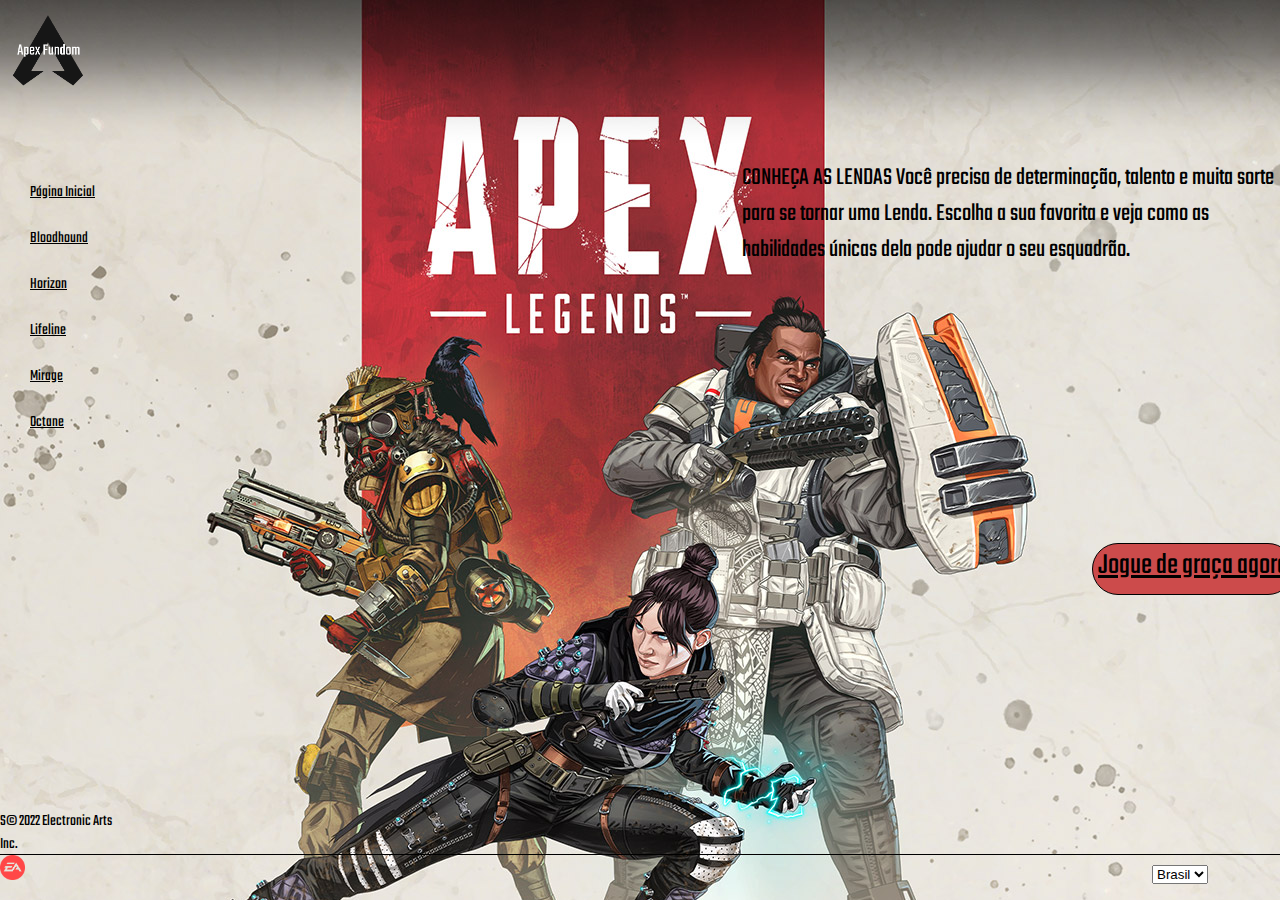
<file: index.html>
<!DOCTYPE html>
<html lang="pt-br">
<head>
    <meta charset="UTF-8">
    <meta http-equiv="X-UA-Compatible" content="IE=edge">
    <meta name="viewport" content="width=device-width, initial-scale=1.0">
    <link href="css/style.css" rel="stylesheet" type="text/css">
    <link href="https://fonts.googleapis.com/css2?family=Teko:wght@300&display=swap" rel="stylesheet">
    <title>Apex Legends</title>
</head>
<body>
    <div class="wrapper1">
        <div class="indice1">
            <div class="logo">
                <img src="imagens/logo.png" height="100" width="100">    
            </div>
        </div>
        <div class="indice"><br><br>
            <a href="index.html" class="corindice">Página Inicial</a><br><br>
            <a href="Bloodhound.html" class="corindice">Bloodhound</a><br><br>
            <a href="Horizon.html" class="corindice">Horizon</a><br><br>
            <a href="Lifeline.html" class="corindice">Lifeline</a><br><br>
            <a href="Mirage.html" class="corindice">Mirage</a><br><br>
            <a href="Octane.html" class="corindice">Octane</a><br><br>


        </div>
        <div class="historia">
            <div id="textarea2">
                <p>CONHEÇA AS LENDAS
Você precisa de determinação, talento e muita sorte para se tornar uma Lenda. Escolha a sua favorita e veja como as habilidades únicas dela pode ajudar o seu esquadrão.</p>
            </div>
            <div id="divbotao">
                <a href="https://www.origin.com/bra/pt-br/store/apex/apex" class="corindice">Jogue de graça agora</a>
            </div>
        </div>
            <div class="rodape">
                <div class="logoea">
                    <img src="imagens/EA.png" height="25" width="25">
                </div>  
                    <div id="textea">
                        S© 2022 Electronic Arts Inc.
                    </div>
                        <div id="país">
                            <select name="UF">
                                <option value="BR">Brasil</option>
                            </select>
                        </div>
            </div>
    </div>
</body>
</html>
</file>
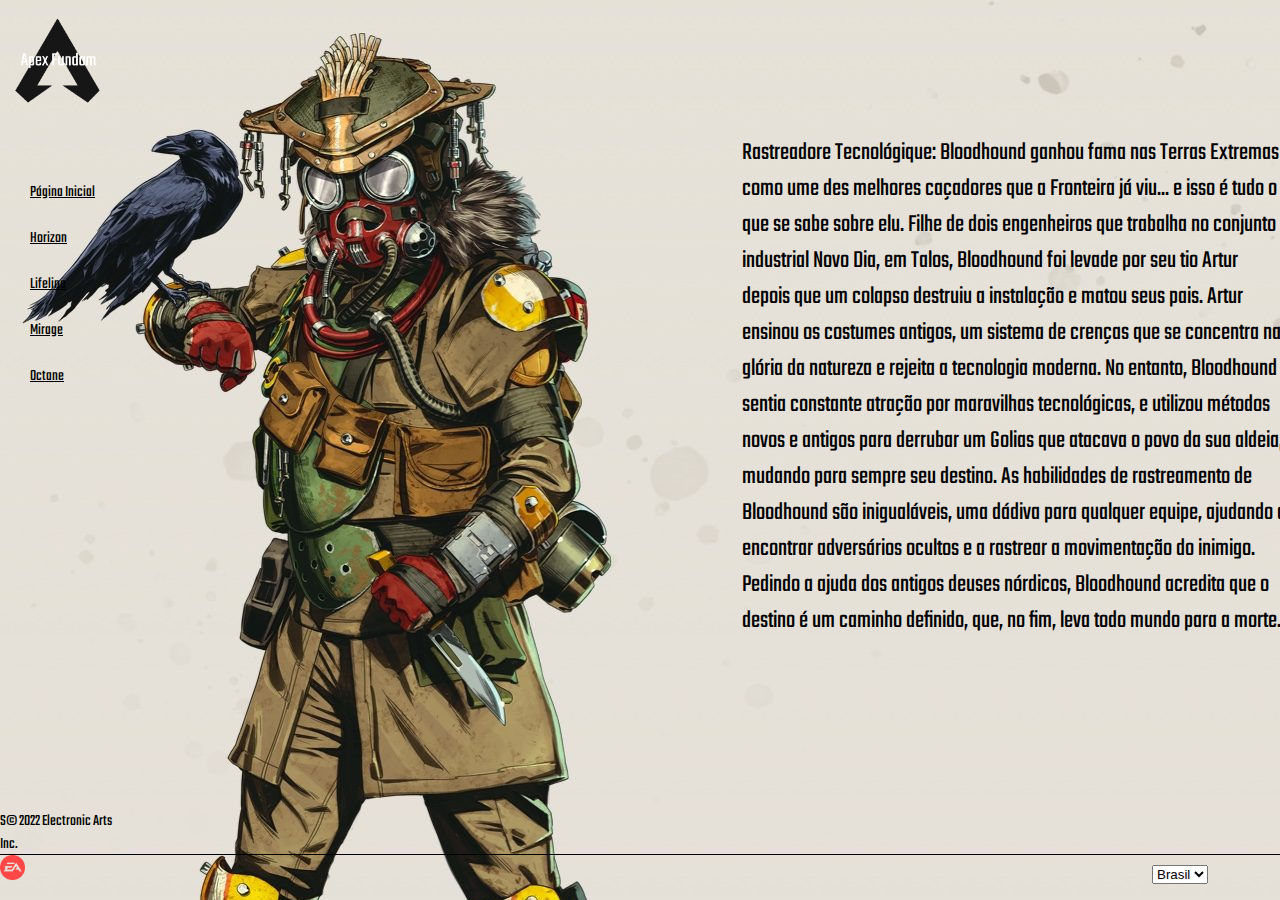
<file: Bloodhound.html>
<!DOCTYPE html>
<html lang="pt-br">
<head>
    <meta charset="UTF-8">
    <meta http-equiv="X-UA-Compatible" content="IE=edge">
    <meta name="viewport" content="width=device-width, initial-scale=1.0">
    <link href="css/style.css" rel="stylesheet" type="text/css">
    <link href="https://fonts.googleapis.com/css2?family=Teko:wght@300&display=swap" rel="stylesheet">
    <title>Bloodhound</title>
</head>
<body>
    <div class="wrapper2">
        <div class="indice1">
            <div class="logo">
                <img src="imagens/logo.png" height="120" width="120"> 
            </div>
        </div>
        <div class="indice"><br><br>
            <a href="index.html" class="corindice">Página Inicial</a><br><br>
            <a href="Horizon.html" class="corindice">Horizon</a><br><br>
            <a href="Lifeline.html" class="corindice">Lifeline</a><br><br>
            <a href="Mirage.html" class="corindice">Mirage</a><br><br>
            <a href="Octane.html" class="corindice">Octane</a><br><br>

        </div>
        <div class="historia">
            <div id="textarea2">
                Rastreadore Tecnológique:
Bloodhound ganhou fama nas Terras Extremas como ume des melhores caçadores que a Fronteira já viu... e isso é tudo o que se sabe sobre elu. Filhe de dois engenheiros que trabalha no conjunto industrial Novo Dia, em Talos, Bloodhound foi levade por seu tio Artur depois que um colapso destruiu a instalação e matou seus pais. Artur ensinou os costumes antigos, um sistema de crenças que se concentra na glória da natureza e rejeita a tecnologia moderna. No entanto, Bloodhound sentia constante atração por maravilhas tecnológicas, e utilizou métodos novos e antigos para derrubar um Golias que atacava o povo da sua aldeia, mudando para sempre seu destino.

As habilidades de rastreamento de Bloodhound são inigualáveis, uma dádiva para qualquer equipe, ajudando a encontrar adversários ocultos e a rastrear a movimentação do inimigo. Pedindo a ajuda dos antigos deuses nórdicos, Bloodhound acredita que o destino é um caminho definido, que, no fim, leva todo mundo para a morte.
                </div>  
            </div>
        <div class="rodape">
            <div class="logoea">
                <img src="imagens/EA.png" height="25" width="25">
            </div>  
            <div id="textea">
                S© 2022 Electronic Arts Inc.
            </div>
                <div id="país">
                    <select name="UF">
                        <option value="BR">Brasil</option>
                    </select>
                </div>
        </div>
    </div>
</body>
</html>
</file>
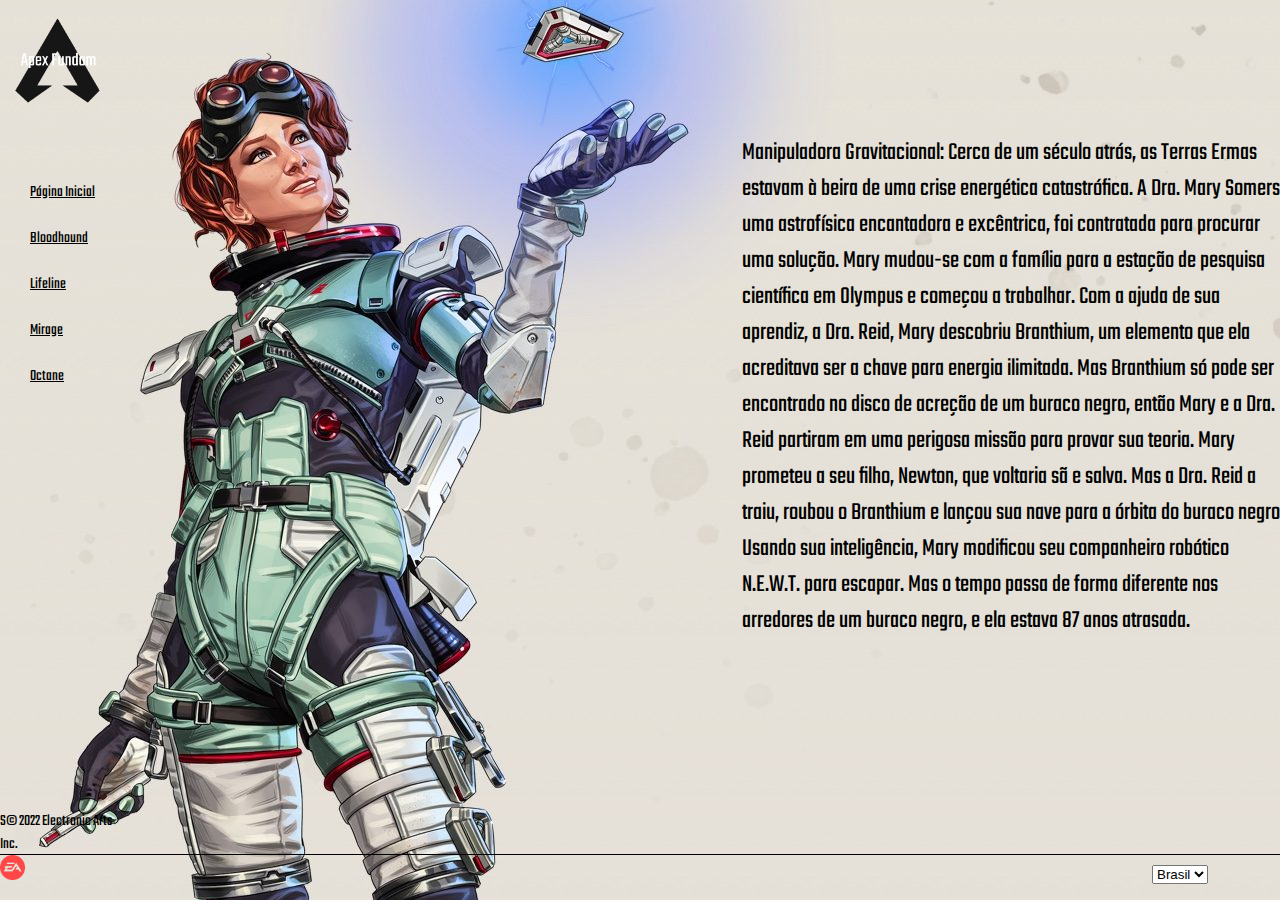
<file: Horizon.html>
<!DOCTYPE html>
<html lang="pt-br">
<head>
    <meta charset="UTF-8">
    <meta http-equiv="X-UA-Compatible" content="IE=edge">
    <meta name="viewport" content="width=device-width, initial-scale=1.0">
    <link href="css/style.css" rel="stylesheet" type="text/css">
    <title>Horizon</title>
    <link href="https://fonts.googleapis.com/css2?family=Teko:wght@300&display=swap" rel="stylesheet">
</head>
<body>
    <div class="wrapper3">
        <div class="indice1">
            <div class="logo">
                <img src="imagens/logo.png" height="120" width="120"> 
            </div>
        </div>
        <div class="indice"><br><br>
            <a href="index.html" class="corindice">Página Inicial</a><br><br>
            <a href="Bloodhound.html" class="corindice">Bloodhound</a><br><br>
            <a href="Lifeline.html" class="corindice">Lifeline</a><br><br>
            <a href="Mirage.html" class="corindice">Mirage</a><br><br>
            <a href="Octane.html" class="corindice">Octane</a><br><br>

        </div>
        <div class="historia">
            <div id="textarea2">
                Manipuladora Gravitacional:
                Cerca de um século atrás, as Terras Ermas estavam à beira de uma crise energética catastrófica. A Dra. Mary Somers, uma astrofísica encantadora e excêntrica, foi contratada para procurar uma solução. Mary mudou-se com a família para a estação de pesquisa científica em Olympus e começou a trabalhar.
                
                Com a ajuda de sua aprendiz, a Dra. Reid, Mary descobriu Branthium, um elemento que ela acreditava ser a chave para energia ilimitada. Mas Branthium só pode ser encontrado no disco de acreção de um buraco negro, então Mary e a Dra. Reid partiram em uma perigosa missão para provar sua teoria.
                
                Mary prometeu a seu filho, Newton, que voltaria sã e salva. Mas a Dra. Reid a traiu, roubou o Branthium e lançou sua nave para a órbita do buraco negro. Usando sua inteligência, Mary modificou seu companheiro robótico N.E.W.T. para escapar. Mas o tempo passa de forma diferente nos arredores de um buraco negro, e ela estava 87 anos atrasada.
            </div>
        </div>
        <div class="rodape">
            <div class="logoea">
                <img src="imagens/EA.png" height="25" width="25">
            </div>  
                <div id="textea">
                    S© 2022 Electronic Arts Inc.
                </div>
                    <div id="país">
                        <select name="UF">
                            <option value="BR">Brasil</option>
                        </select>
                    </div>
        </div>
    </div>     
</body>
</html>
</file>
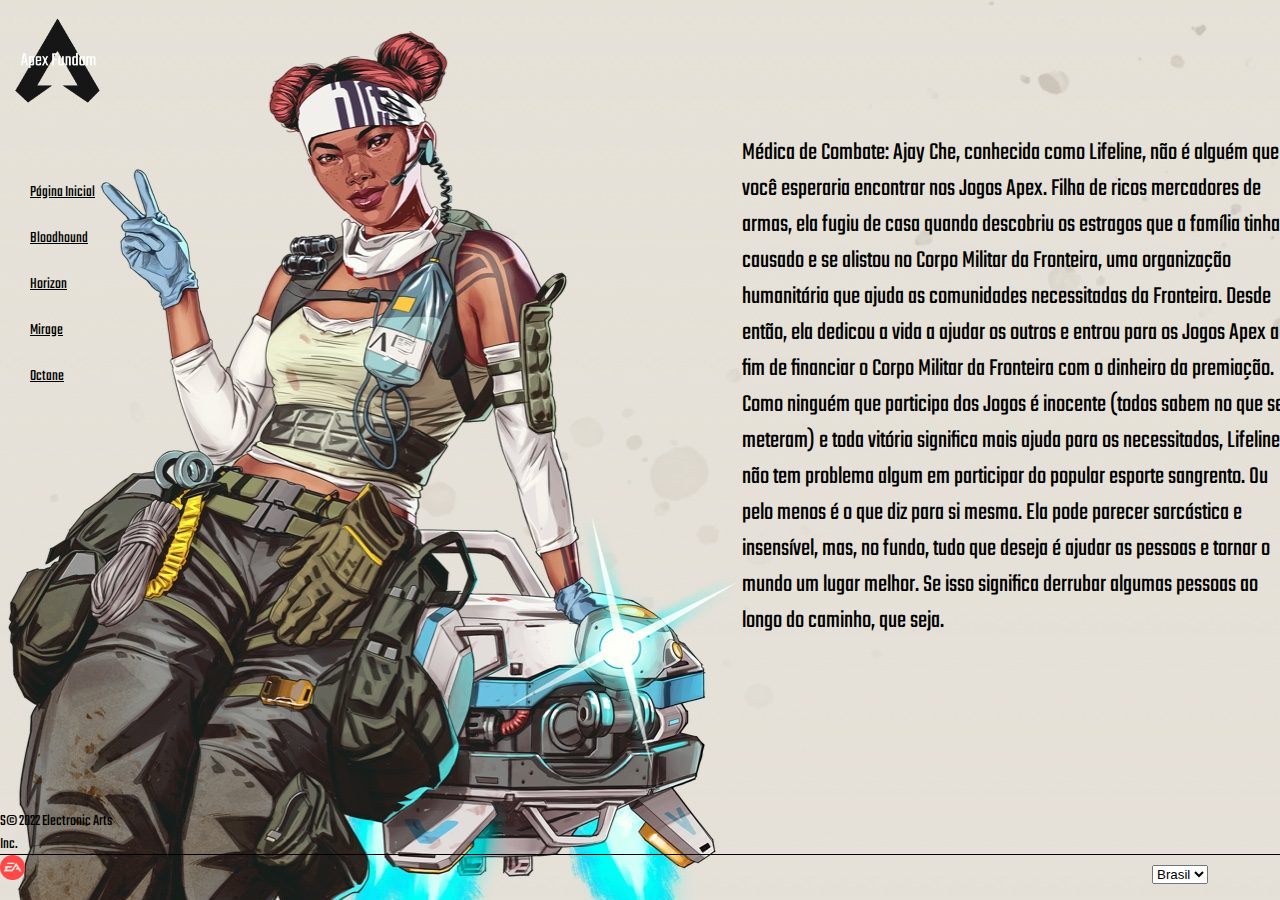
<file: Lifeline.html>
<!DOCTYPE html>
<html lang="pt-br">
<head>
    <meta charset="UTF-8">
    <meta http-equiv="X-UA-Compatible" content="IE=edge">
    <meta name="viewport" content="width=device-width, initial-scale=1.0">
    <link href="css/style.css" rel="stylesheet" type="text/css">
    <link href="https://fonts.googleapis.com/css2?family=Teko:wght@300&display=swap" rel="stylesheet">
    <title>Lifeline</title>
</head>
<body>
    <div class="wrapper4">
        <div class="indice1">
            <div class="logo">
                <img src="imagens/logo.png" height="120" width="120"> 
            </div>
        </div>
        <div class="indice"><br><br>
            <a href="index.html" class="corindice">Página Inicial</a><br><br>
            <a href="Bloodhound.html" class="corindice">Bloodhound</a><br><br>
            <a href="Horizon.html" class="corindice">Horizon</a><br><br>
            <a href="Mirage.html" class="corindice">Mirage</a><br><br>
            <a href="Octane.html" class="corindice">Octane</a><br><br>
        </div>
        <div class="historia">
            <div id="textarea2">
                Médica de Combate:
Ajay Che, conhecida como Lifeline, não é alguém que você esperaria encontrar nos Jogos Apex. Filha de ricos mercadores de armas, ela fugiu de casa quando descobriu os estragos que a família tinha causado e se alistou no Corpo Militar da Fronteira, uma organização humanitária que ajuda as comunidades necessitadas da Fronteira. Desde então, ela dedicou a vida a ajudar os outros e entrou para os Jogos Apex a fim de financiar o Corpo Militar da Fronteira com o dinheiro da premiação.

Como ninguém que participa dos Jogos é inocente (todos sabem no que se meteram) e toda vitória significa mais ajuda para os necessitados, Lifeline não tem problema algum em participar do popular esporte sangrento. Ou pelo menos é o que diz para si mesma. Ela pode parecer sarcástica e insensível, mas, no fundo, tudo que deseja é ajudar as pessoas e tornar o mundo um lugar melhor. Se isso significa derrubar algumas pessoas ao longo do caminho, que seja.
            </div>
        </div>
        <div class="rodape">
            <div class="logoea">
                <img src="imagens/EA.png" height="25" width="25">
            </div>  
            <div id="textea">
                S© 2022 Electronic Arts Inc.
            </div>
                <div id="país">
                    <select name="UF">
                        <option value="BR">Brasil</option>
                    </select>
                </div>
        </div>
    </div>
</body>
</html>
</file>
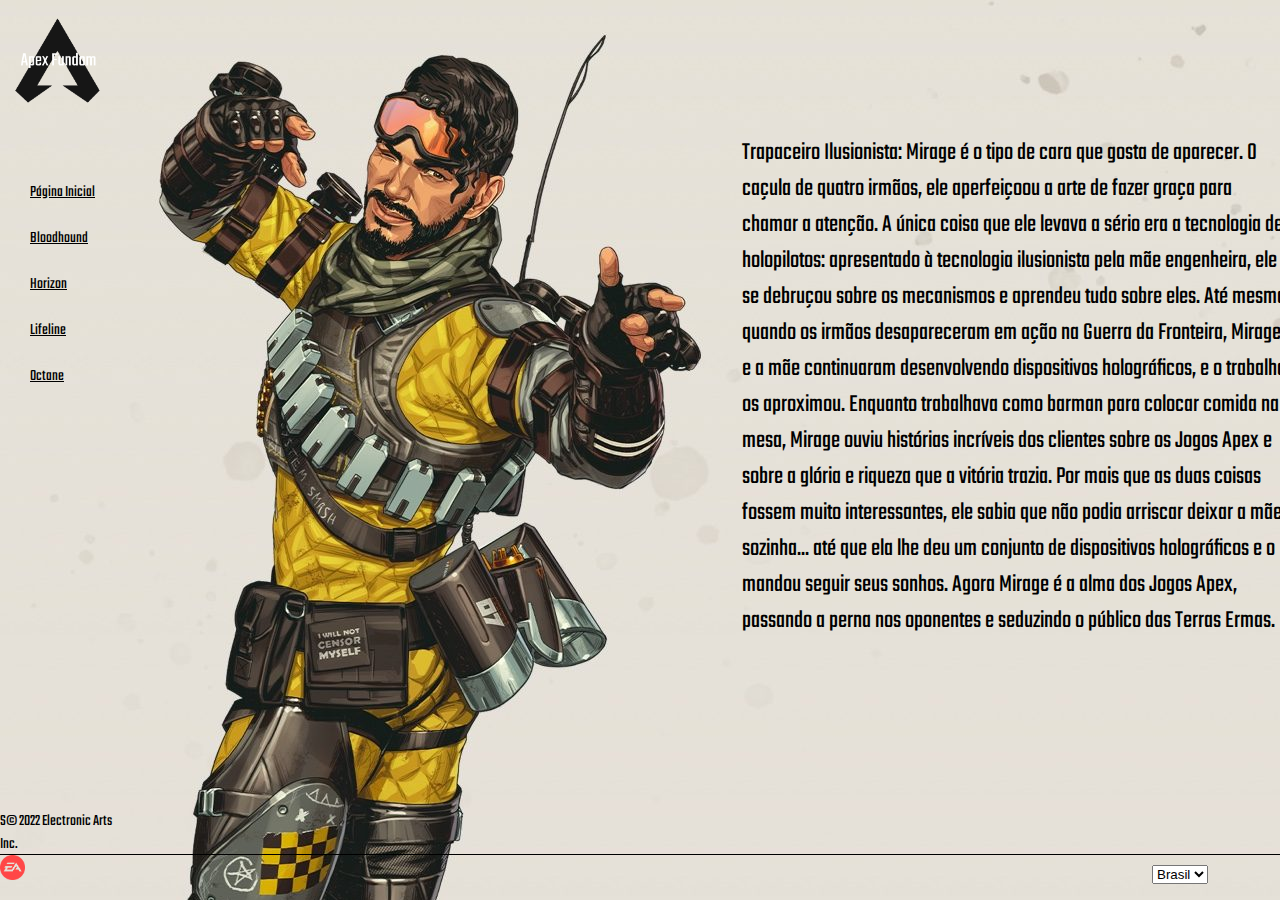
<file: Mirage.html>
<!DOCTYPE html>
<html lang="pt-br">
<head>
    <meta charset="UTF-8">
    <meta http-equiv="X-UA-Compatible" content="IE=edge">
    <meta name="viewport" content="width=device-width, initial-scale=1.0">
    <link href="css/style.css" rel="stylesheet" type="text/css">
    <link href="https://fonts.googleapis.com/css2?family=Teko:wght@300&display=swap" rel="stylesheet">
    <title>Document</title>
</head>
<body>
    <div class="wrapper5">
        <div class="indice1">
            <div class="logo">
                <img src="imagens/logo.png" height="120" width="120"> 
            </div>
        </div>
        <div class="indice"><br><br>
            <a href="index.html" class="corindice">Página Inicial</a><br><br>
            <a href="Bloodhound.html" class="corindice">Bloodhound</a><br><br>
            <a href="Horizon.html" class="corindice">Horizon</a><br><br>
            <a href="Lifeline.html" class="corindice">Lifeline</a><br><br>
            <a href="Octane.html" class="corindice">Octane</a><br><br>
        </div>
        <div class="historia">
            <div id="textarea2">
                Trapaceiro Ilusionista:
Mirage é o tipo de cara que gosta de aparecer. O caçula de quatro irmãos, ele aperfeiçoou a arte de fazer graça para chamar a atenção. A única coisa que ele levava a sério era a tecnologia de holopilotos: apresentado à tecnologia ilusionista pela mãe engenheira, ele se debruçou sobre os mecanismos e aprendeu tudo sobre eles. Até mesmo quando os irmãos desapareceram em ação na Guerra da Fronteira, Mirage e a mãe continuaram desenvolvendo dispositivos holográficos, e o trabalho os aproximou.

Enquanto trabalhava como barman para colocar comida na mesa, Mirage ouviu histórias incríveis dos clientes sobre os Jogos Apex e sobre a glória e riqueza que a vitória trazia. Por mais que as duas coisas fossem muito interessantes, ele sabia que não podia arriscar deixar a mãe sozinha... até que ela lhe deu um conjunto de dispositivos holográficos e o mandou seguir seus sonhos. Agora Mirage é a alma dos Jogos Apex, passando a perna nos oponentes e seduzindo o público das Terras Ermas.
            </div>
        </div>
        <div class="rodape">
            <div class="logoea">
                <img src="imagens/EA.png" height="25" width="25">
            </div>  
            <div id="textea">
                S© 2022 Electronic Arts Inc.
            </div>
                <div id="país">
                    <select name="UF">
                        <option value="BR">Brasil</option>
                    </select>
                </div>
        </div>
    </div>
</body>
</html>
</file>
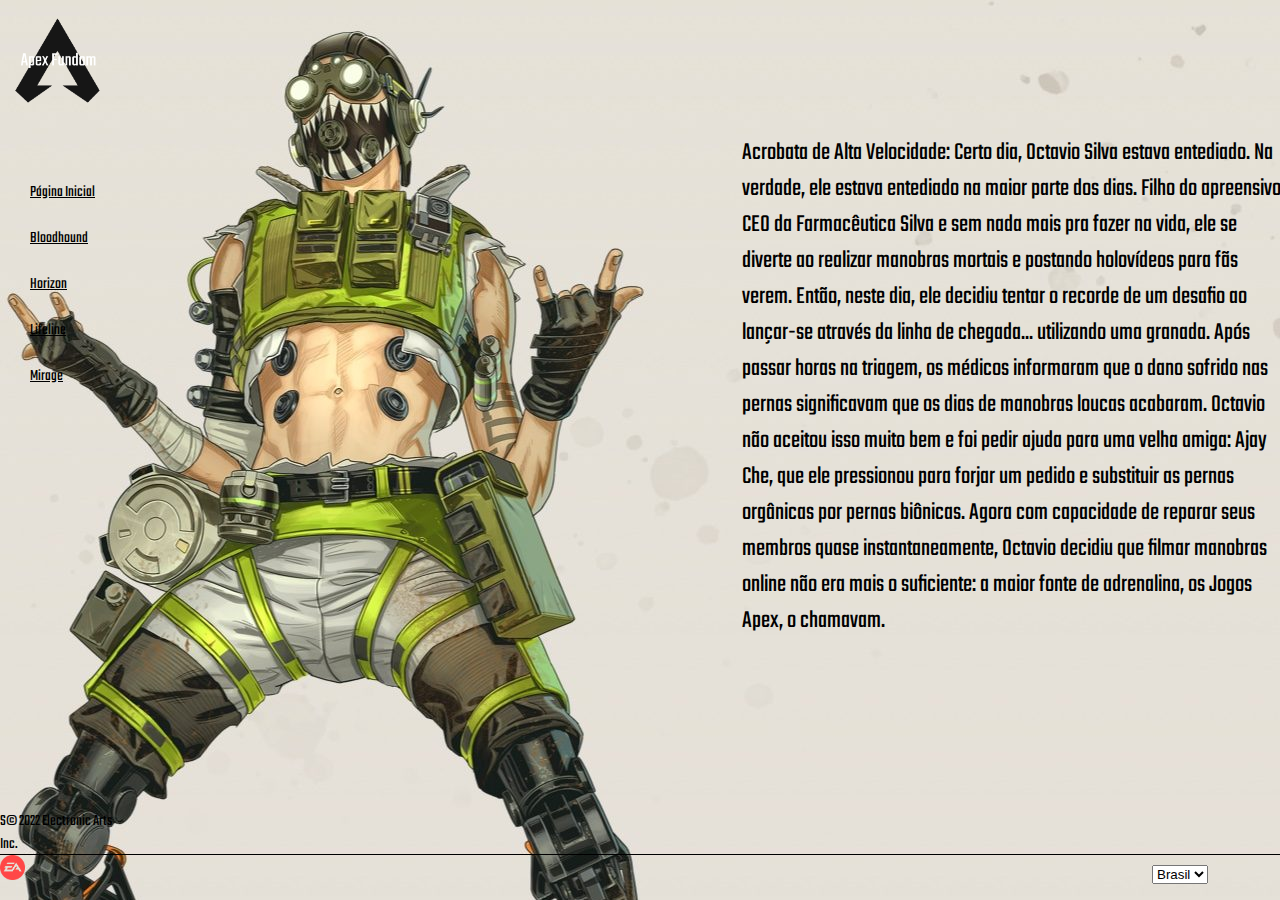
<file: Octane.html>
<!DOCTYPE html>
<html lang="pt-br">
<head>
    <meta charset="UTF-8">
    <meta http-equiv="X-UA-Compatible" content="IE=edge">
    <meta name="viewport" content="width=device-width, initial-scale=1.0">
    <link href="css/style.css" rel="stylesheet" type="text/css">
    <link href="https://fonts.googleapis.com/css2?family=Teko:wght@300&display=swap" rel="stylesheet">
    <title>Octane</title>
</head>
<body>
    <div class="wrapper6">
        <div class="indice1">
            <div class="logo">
                <img src="imagens/logo.png" height="120" width="120"> 
            </div>
        </div>
        <div class="indice"><br><br>
            <a href="index.html" class="corindice">Página Inicial</a><br><br>
            <a href="Bloodhound.html" class="corindice">Bloodhound</a><br><br>
            <a href="Horizon.html" class="corindice">Horizon</a><br><br>
            <a href="Lifeline.html" class="corindice">Lifeline</a><br><br>
            <a href="Mirage.html" class="corindice">Mirage</a><br><br>
        </div>
        <div class="historia">
            <div id="textarea2">
                Acrobata de Alta Velocidade:
                Certo dia, Octavio Silva estava entediado. Na verdade, ele estava entediado na maior parte dos dias. Filho do apreensivo CEO da Farmacêutica Silva e sem nada mais pra fazer na vida, ele se diverte ao realizar manobras mortais e postando holovídeos para fãs verem. Então, neste dia, ele decidiu tentar o recorde de um desafio ao lançar-se através da linha de chegada... utilizando uma granada.
                
                Após passar horas na triagem, os médicos informaram que o dano sofrido nas pernas significavam que os dias de manobras loucas acabaram. Octavio não aceitou isso muito bem e foi pedir ajuda para uma velha amiga: Ajay Che, que ele pressionou para forjar um pedido e substituir as pernas orgânicas por pernas biônicas. Agora com capacidade de reparar seus membros quase instantaneamente, Octavio decidiu que filmar manobras online não era mais o suficiente: a maior fonte de adrenalina, os Jogos Apex, o chamavam.
            </div>
        </div>
        <div class="rodape">
            <div class="logoea">
                <img src="imagens/EA.png" height="25" width="25">
            </div>  
            <div id="textea">
                S© 2022 Electronic Arts Inc.
            </div>
                <div id="país">
                    <select name="UF">
                        <option value="BR">Brasil</option>
                    </select>
                </div>
        </div>
    </div>
</body>
</html>
</file>
<file: css/style.css>
.wrapper1{
    width: 100%;
    height: 100%;
    left: 0%;
    top: 0%;
    position:absolute;
    background-image: url("fundo.jpg");
}

.wrapper2{
    width: 100%;
    height: 100%;
    left: 0%;
    top: 0%;
    position:absolute;
    background-image: url("apex21.jpg");
}

.wrapper3{
    width: 100%;
    height: 100%;
    left: 0%;
    top: 0%;
    position:absolute;
    background-image: url("apex22.jpg");
}

.wrapper4{
    width: 100%;
    height: 100%;
    left: 0%;
    top: 0%;
    position:absolute;
    background-image: url("apex23.jpg");
}

.wrapper5{
    width: 100%;
    height: 100%;
    left: 0%;
    top: 0%;
    position:absolute;
    background-image: url("apex24.jpg");
}

.wrapper6{
    width: 100%;
    height: 100%;
    left: 0%;
    top: 0%;
    position:absolute;
    background-image: url("apex25.jpg");
}

.indice1{
    width: 100%;
    height: 15%;
    left: 0;
    top: 0;
    position:relative;
}

.logo{
    width: 10%;
    height: 100%;
    left: 0;
    top: 0;
    position:relative;
}

.indice{
    width: 15%;
    height: 85%;
    left: 30px;
    top: 0;
    position:relative;
    font-family: 'Teko', sans-serif;
}

.historia{
    width: 85%;
    height: 85%;
    right: 0;
    top: 15%;
    position:absolute;
    font-family: 'Teko', sans-serif;
    font-size: 25px;
    margin-right: 0%;
}

.rodape{
    width: 100%;
    height: 5%;
    right: 0%;
    bottom: 0%;
    position:absolute;
    font-family: 'Teko', sans-serif;
    border-top: 1px solid #000000 ;
}

#país{
    width: 10%;
    height: 10%;
    right: 0;
    bottom: 70%;
    position: absolute;
}

.logoea{
    position: absolute;
}

#textea{
    width: 10%;
    height: 10%;
    right: 0%;
    bottom: 100%;
    position: relative;
    font-family: 'Teko', sans-serif;
}

.corindice{
    color: #000000;
}

#textarea2{
    width: 50%;
    height: 50%;
    margin-left: 550px;
}

#divbotao{
    background-color: #cc4b4b;
    height: 50px;
    width: 200px;
    border: 1px solid #000000;
    border-radius: 100px;
    margin-left: 900px;
    text-align: center;
    font-size: 30px;
}
</file>
